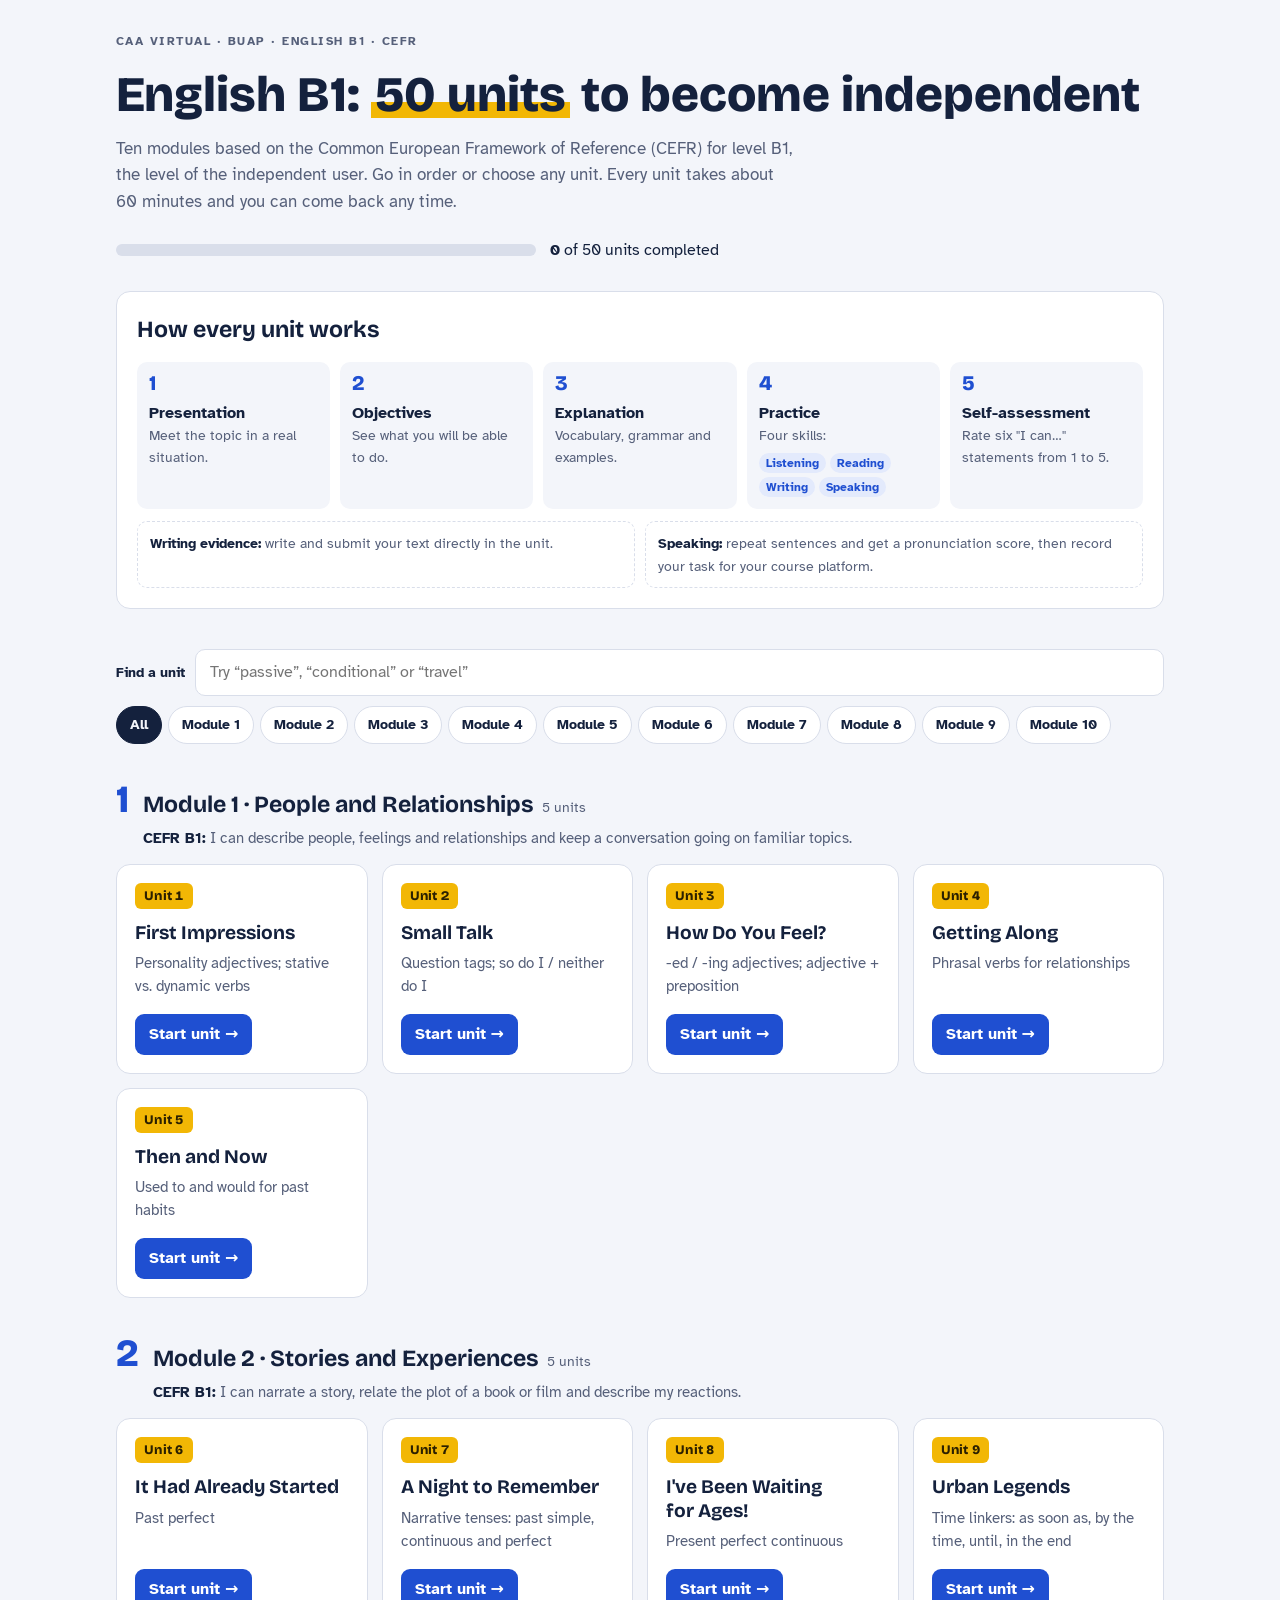
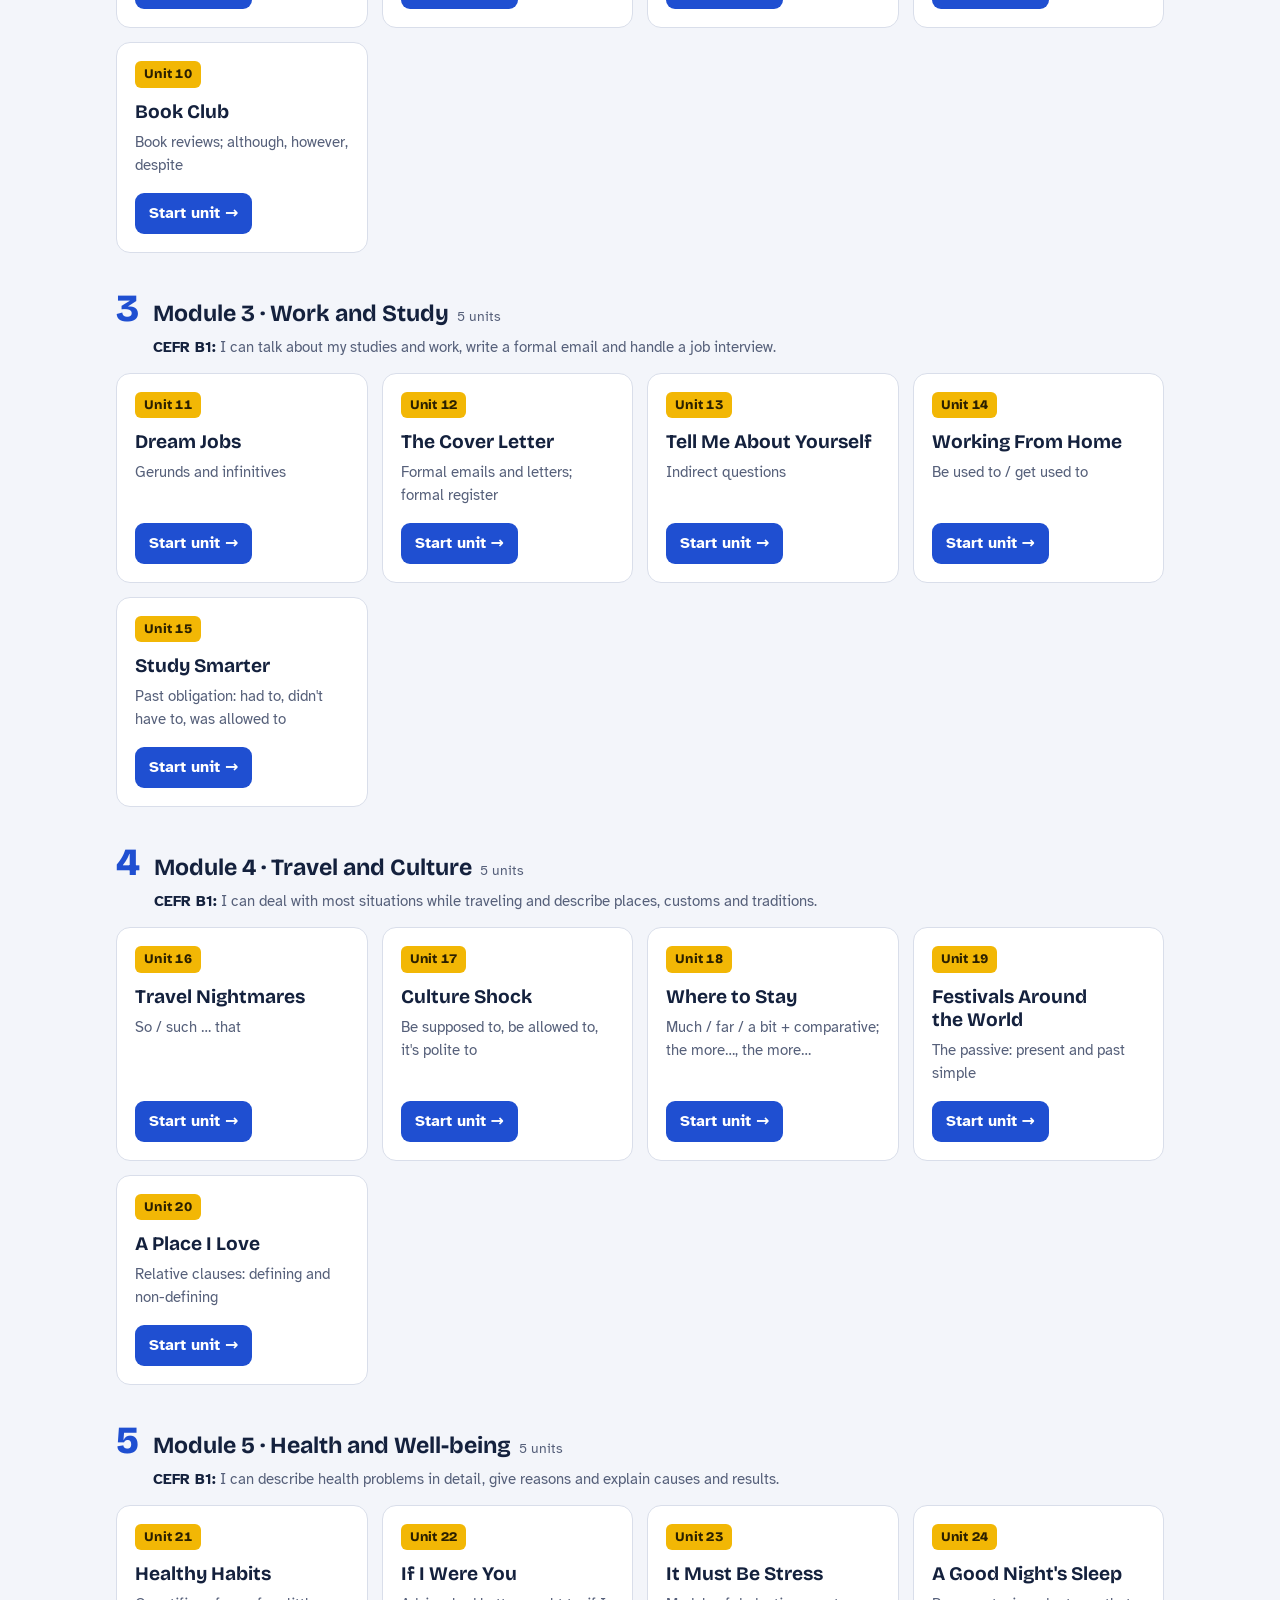
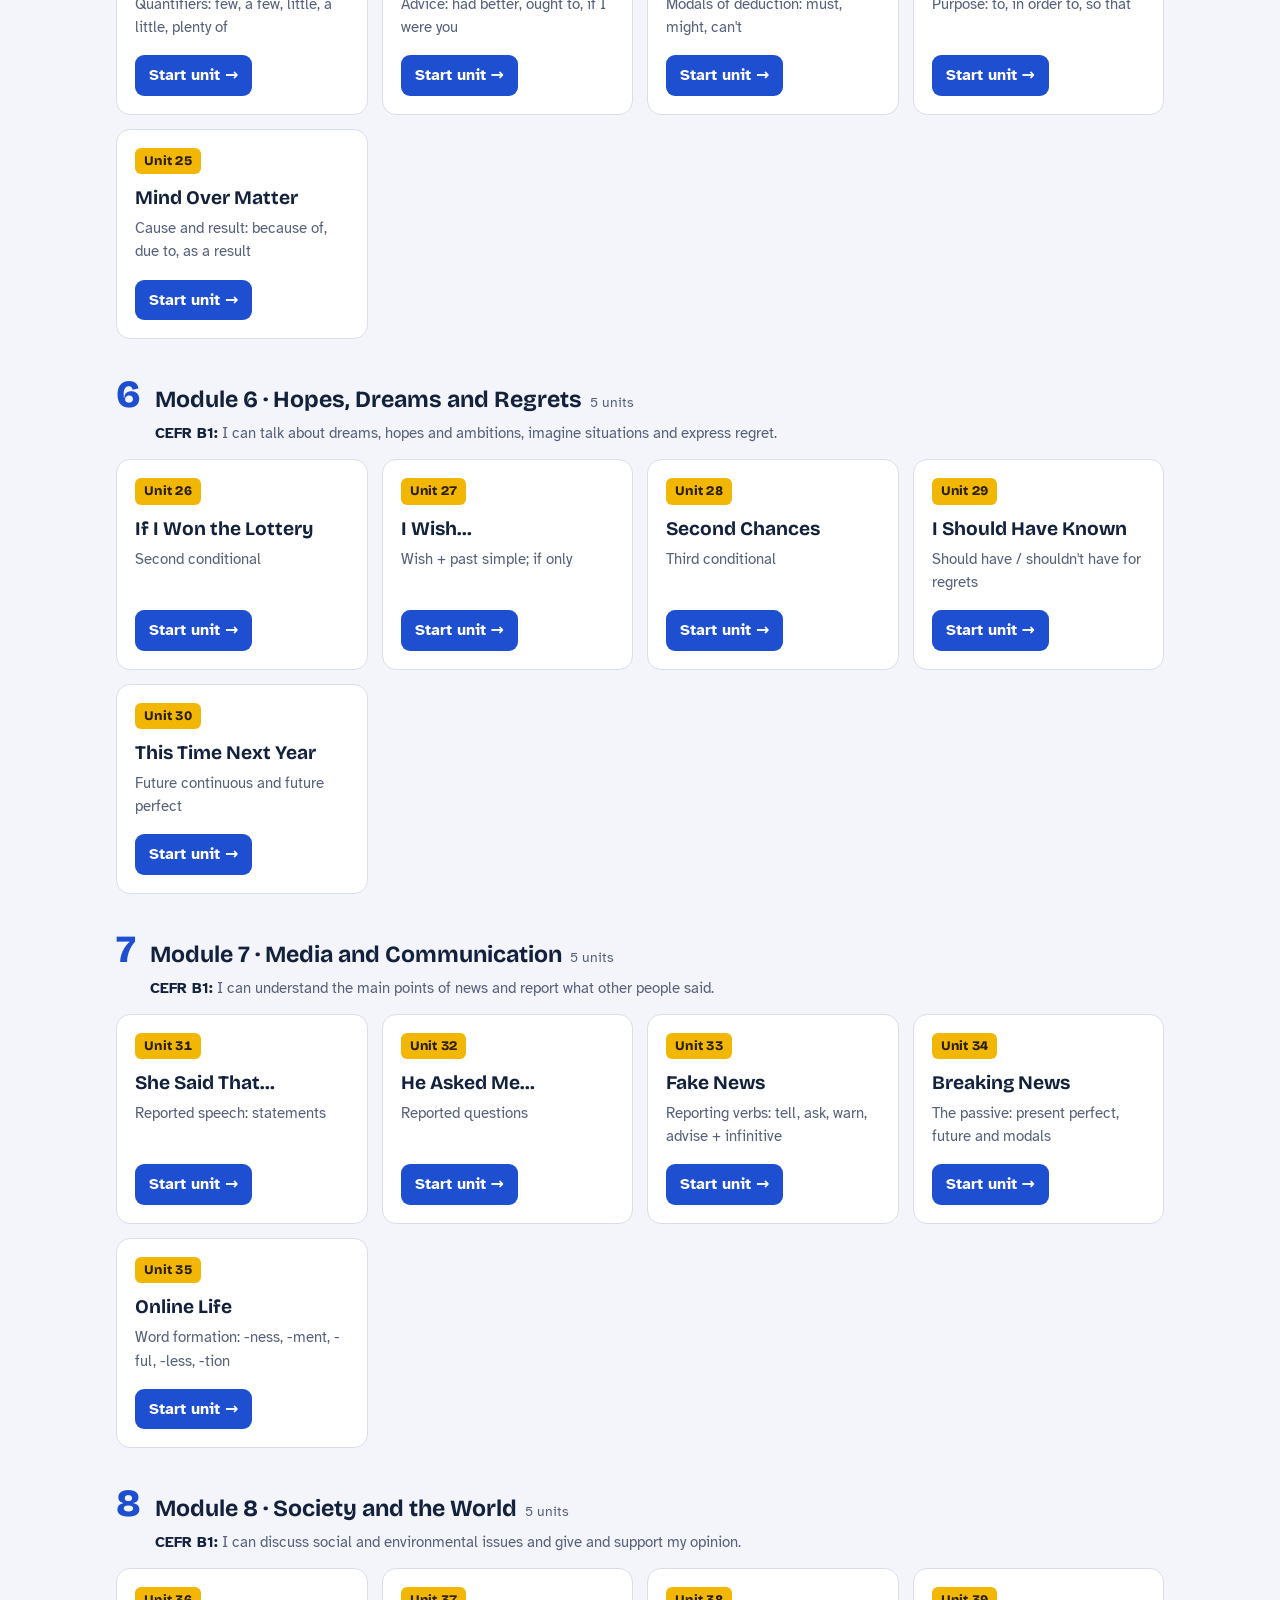
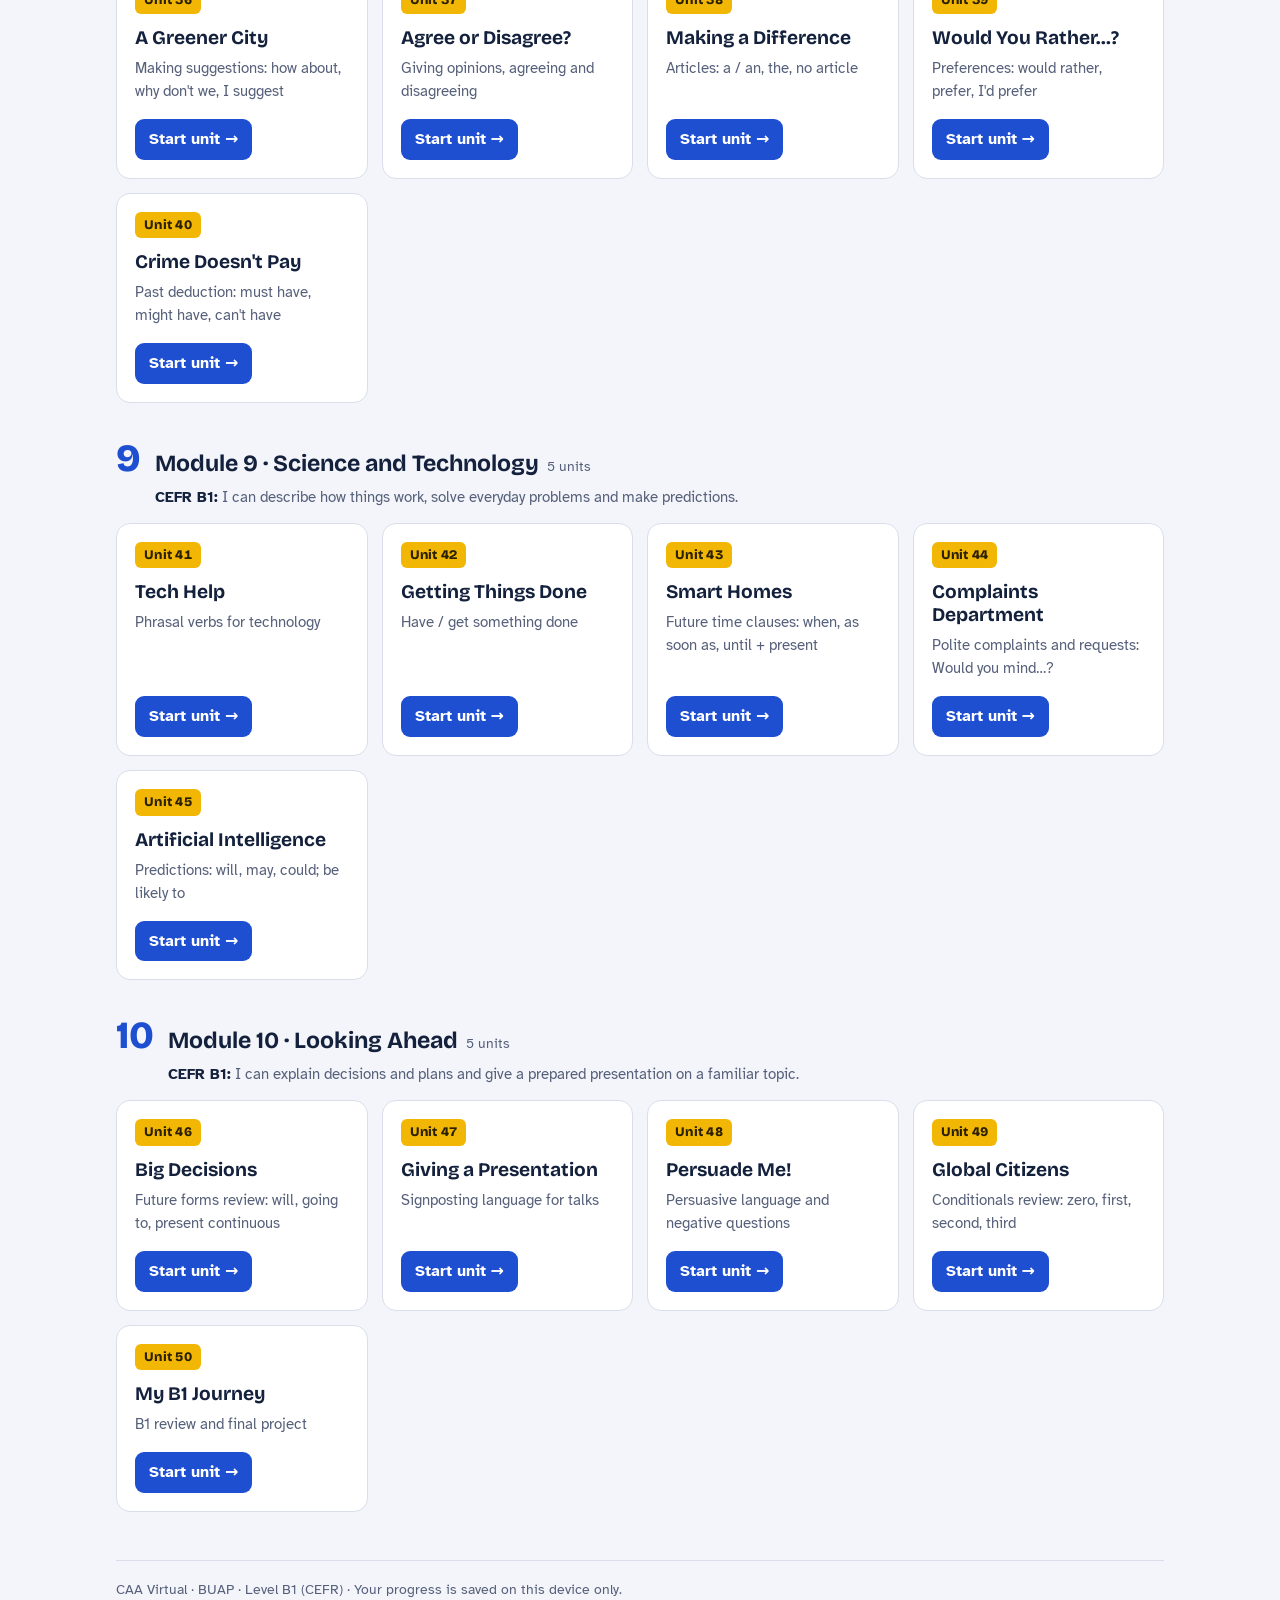
<file: index.html>
<!doctype html>
<html lang="en">
<head>
<meta charset="utf-8">
<meta name="viewport" content="width=device-width, initial-scale=1, viewport-fit=cover">
<title>CAA English B1</title>
<link rel="preconnect" href="https://fonts.googleapis.com">
<link rel="stylesheet" href="https://fonts.googleapis.com/css2?family=Bricolage+Grotesque:opsz,wght@12..96,500;12..96,700;12..96,800&family=Atkinson+Hyperlegible:ital,wght@0,400;0,700;1,400&display=swap">
<style>
/* Layout: a study-planner page. Header with progress and the 5-step route, then 10 modules (5 units each) built on the CEFR B1 descriptors. */
:root{
  --bg:#f3f5fa; --surface:#ffffff; --ink:#14213d; --muted:#56607a; --line:#d9deea;
  --accent:#1f4fd1; --accent-soft:#e3eafc; --gold:#f2b705; --gold-ink:#5c4300;
  --new:#0f7a5a; --new-soft:#dcf3ea; --soon:#8a5a00; --soon-soft:#fbefd2;
  --display:"Bricolage Grotesque", "Segoe UI", system-ui, sans-serif;
  --body:"Atkinson Hyperlegible", "Segoe UI", system-ui, sans-serif;
}
@media (prefers-color-scheme: dark){:root:not([data-theme="light"]){
  --bg:#0e1424; --surface:#161e33; --ink:#e8ecf6; --muted:#9aa5c0; --line:#2a3552;
  --accent:#8eabff; --accent-soft:#1f2c52; --gold:#f2c23a; --gold-ink:#f2c23a;
  --new:#5fd3a9; --new-soft:#123a2e; --soon:#f0c062; --soon-soft:#3a2d10; color-scheme:dark}}
:root[data-theme="dark"]{
  --bg:#0e1424; --surface:#161e33; --ink:#e8ecf6; --muted:#9aa5c0; --line:#2a3552;
  --accent:#8eabff; --accent-soft:#1f2c52; --gold:#f2c23a; --gold-ink:#f2c23a;
  --new:#5fd3a9; --new-soft:#123a2e; --soon:#f0c062; --soon-soft:#3a2d10; color-scheme:dark}
*{box-sizing:border-box}
[hidden]{display:none!important}
html,body{margin:0}
body{background:var(--bg);color:var(--ink);font-family:var(--body);font-size:16px;line-height:1.55}
.wrap{max-width:1080px;margin:0 auto;padding-block:32px 56px;padding-left:max(16px,env(safe-area-inset-left,0px));padding-right:max(16px,env(safe-area-inset-right,0px))}
.eyebrow{font-size:.78rem;letter-spacing:.12em;text-transform:uppercase;color:var(--muted);font-weight:700}
h1{font-family:var(--display);font-weight:800;font-size:clamp(2rem,5vw,3.1rem);line-height:1.05;margin:.35em 0 .3em;text-wrap:balance}
h1 span{background:linear-gradient(transparent 62%,var(--gold) 62%,var(--gold) 90%,transparent 90%);padding:0 .08em}
.lead{max-width:62ch;color:var(--muted);font-size:1.08rem;margin:0}
h2{font-family:var(--display);font-weight:700;font-size:1.45rem;margin:0;text-wrap:balance}
/* Progress */
.progress{margin-top:22px;display:flex;align-items:center;gap:14px;flex-wrap:wrap}
.bar{flex:1 1 240px;max-width:420px;height:12px;border-radius:99px;background:var(--line);overflow:hidden}
.bar i{display:block;height:100%;width:0;background:var(--new);border-radius:99px;transition:width .4s ease}
.progress b{font-variant-numeric:tabular-nums}
/* Route */
.route{margin-top:28px;background:var(--surface);border:1px solid var(--line);border-radius:14px;padding:20px}
.route ol{list-style:none;margin:14px 0 0;padding:0;display:grid;grid-template-columns:repeat(5,minmax(0,1fr));gap:10px;counter-reset:s}
.route li{counter-increment:s;position:relative;padding:12px;border-radius:10px;background:var(--bg);min-width:0}
.route li::before{content:counter(s);font-family:var(--display);font-weight:800;font-size:1.3rem;color:var(--accent);display:block;line-height:1}
.route b{display:block;margin-top:6px}
.route small{color:var(--muted);font-size:.86rem;display:block}
.skills{display:flex;flex-wrap:wrap;gap:4px;margin-top:6px}
.skills i{font-style:normal;font-size:.74rem;padding:1px 7px;border-radius:99px;background:var(--accent-soft);color:var(--accent);font-weight:700}
.evidence{display:grid;grid-template-columns:1fr 1fr;gap:10px;margin-top:12px}
.evidence div{border:1px dashed var(--line);border-radius:10px;padding:10px 12px;font-size:.9rem;color:var(--muted)}
.evidence strong{color:var(--ink)}
/* Controls */
.controls{display:flex;flex-wrap:wrap;gap:10px;align-items:center;margin:40px 0 18px}
.controls label{font-weight:700;font-size:.9rem}
#q{flex:1 1 220px;min-width:0;font:inherit;padding:10px 14px;border-radius:10px;border:1px solid var(--line);background:var(--surface);color:var(--ink)}
.chips{display:flex;flex-wrap:wrap;gap:6px}
.chip{font:inherit;font-size:.88rem;font-weight:700;padding:7px 13px;border-radius:99px;border:1px solid var(--line);background:var(--surface);color:var(--ink);cursor:pointer}
.chip[aria-pressed="true"]{background:var(--ink);color:var(--bg);border-color:var(--ink)}
:focus-visible{outline:3px solid var(--gold);outline-offset:2px}
/* Modules & cards */
.group{margin-top:36px}
.group-head{display:grid;grid-template-columns:auto 1fr;gap:4px 14px;align-items:baseline;margin-bottom:14px}
.mod-num{grid-row:span 2;font-family:var(--display);font-weight:800;font-size:2.4rem;line-height:1;color:var(--accent)}
.group-head .count{color:var(--muted);font-size:.9rem;margin-left:8px;font-weight:400;font-family:var(--body)}
.cando{margin:0;color:var(--muted);font-size:.93rem;max-width:75ch}
.cando em{font-style:normal;font-weight:700;color:var(--ink)}
.grid{display:grid;grid-template-columns:repeat(auto-fill,minmax(250px,1fr));gap:14px}
.card{background:var(--surface);border:1px solid var(--line);border-radius:14px;padding:18px;display:flex;flex-direction:column;gap:8px;min-width:0}
.card .top{display:flex;justify-content:space-between;align-items:center;gap:8px}
.lvl{font-family:var(--display);font-weight:800;font-size:.82rem;padding:3px 9px;border-radius:6px;background:var(--gold);color:#2b2000;letter-spacing:.02em;font-variant-numeric:tabular-nums}
.status{font-size:.74rem;font-weight:700;text-transform:uppercase;letter-spacing:.08em;padding:2px 8px;border-radius:99px}
.st-progress{background:var(--new-soft);color:var(--new)}
.card h3{font-family:var(--display);font-weight:700;font-size:1.2rem;line-height:1.2;margin:4px 0 0;text-wrap:balance}
.focus{color:var(--muted);font-size:.93rem;margin:0}
.card .go{margin-top:auto;padding-top:8px}
.card a.btn{display:inline-block;font-weight:700;text-decoration:none;color:var(--surface);background:var(--accent);padding:8px 14px;border-radius:9px}
.card a.btn:hover{filter:brightness(1.08)}
.empty{color:var(--muted);padding:20px;border:1px dashed var(--line);border-radius:12px;text-align:center}
footer{margin-top:48px;padding-top:18px;border-top:1px solid var(--line);color:var(--muted);font-size:.88rem}
@media (max-width:760px){.route ol{grid-template-columns:repeat(2,minmax(0,1fr))}.route li:last-child{grid-column:1/-1}.evidence{grid-template-columns:1fr}.mod-num{font-size:1.9rem}}
@media (prefers-reduced-motion:no-preference){.card{transition:transform .15s ease,border-color .15s}.card:hover{transform:translateY(-2px);border-color:var(--accent)}}
</style>
</head>
<body>

<div class="wrap">
  <header>
    <div class="eyebrow">CAA Virtual · BUAP · English B1 · CEFR</div>
    <h1>English B1: <span>50 units</span> to become independent</h1>
    <p class="lead">Ten modules based on the Common European Framework of Reference (CEFR) for level B1, the level of the independent user. Go in order or choose any unit. Every unit takes about 60 minutes and you can come back any time.</p>
    <div class="progress" aria-live="polite">
      <div class="bar" role="progressbar" aria-label="Units completed" aria-valuemin="0" aria-valuemax="50" id="bar"><i></i></div>
      <span><b id="done-count">0</b> of 50 units completed</span>
    </div>
  </header>

  <section class="route" aria-labelledby="route-h">
    <h2 id="route-h">How every unit works</h2>
    <ol>
      <li><b>Presentation</b><small>Meet the topic in a real situation.</small></li>
      <li><b>Objectives</b><small>See what you will be able to do.</small></li>
      <li><b>Explanation</b><small>Vocabulary, grammar and examples.</small></li>
      <li><b>Practice</b><small>Four skills:</small><span class="skills"><i>Listening</i><i>Reading</i><i>Writing</i><i>Speaking</i></span></li>
      <li><b>Self-assessment</b><small>Rate six "I can…" statements from 1 to 5.</small></li>
    </ol>
    <div class="evidence">
      <div><strong>Writing evidence:</strong> write and submit your text directly in the unit.</div>
      <div><strong>Speaking:</strong> repeat sentences and get a pronunciation score, then record your task for your course platform.</div>
    </div>
  </section>

  <div class="controls">
    <label for="q">Find a unit</label>
    <input id="q" type="search" placeholder="Try “passive”, “conditional” or “travel”" autocomplete="off">
    <div class="chips" role="group" aria-label="Filter by module" id="mods"></div>
  </div>

  <main id="list"></main>

  <footer>CAA Virtual · BUAP · Level B1 (CEFR) · Your progress is saved on this device only.</footer>
</div>

<script>
/* ===== Units on the home page =====
   To add a unit: copy the _template folder, rename it (e.g. "my-new-unit"),
   edit its data.js (slug, number), then add one line here with url: "my-new-unit/" and its module (mod). */
const UNITS = [
  {n:1, mod:1, title:"First Impressions", focus:"Personality adjectives; stative vs. dynamic verbs", url:"first-impressions/"},
  {n:2, mod:1, title:"Small Talk", focus:"Question tags; so do I / neither do I", url:"small-talk/"},
  {n:3, mod:1, title:"How Do You Feel?", focus:"-ed / -ing adjectives; adjective + preposition", url:"how-do-you-feel/"},
  {n:4, mod:1, title:"Getting Along", focus:"Phrasal verbs for relationships", url:"getting-along/"},
  {n:5, mod:1, title:"Then and Now", focus:"Used to and would for past habits", url:"then-and-now/"},
  {n:6, mod:2, title:"It Had Already Started", focus:"Past perfect", url:"it-had-already-started/"},
  {n:7, mod:2, title:"A Night to Remember", focus:"Narrative tenses: past simple, continuous and perfect", url:"a-night-to-remember/"},
  {n:8, mod:2, title:"I've Been Waiting for Ages!", focus:"Present perfect continuous", url:"ive-been-waiting/"},
  {n:9, mod:2, title:"Urban Legends", focus:"Time linkers: as soon as, by the time, until, in the end", url:"urban-legends/"},
  {n:10, mod:2, title:"Book Club", focus:"Book reviews; although, however, despite", url:"book-club/"},
  {n:11, mod:3, title:"Dream Jobs", focus:"Gerunds and infinitives", url:"dream-jobs/"},
  {n:12, mod:3, title:"The Cover Letter", focus:"Formal emails and letters; formal register", url:"the-cover-letter/"},
  {n:13, mod:3, title:"Tell Me About Yourself", focus:"Indirect questions", url:"tell-me-about-yourself/"},
  {n:14, mod:3, title:"Working From Home", focus:"Be used to / get used to", url:"working-from-home/"},
  {n:15, mod:3, title:"Study Smarter", focus:"Past obligation: had to, didn't have to, was allowed to", url:"study-smarter/"},
  {n:16, mod:4, title:"Travel Nightmares", focus:"So / such … that", url:"travel-nightmares/"},
  {n:17, mod:4, title:"Culture Shock", focus:"Be supposed to, be allowed to, it's polite to", url:"culture-shock/"},
  {n:18, mod:4, title:"Where to Stay", focus:"Much / far / a bit + comparative; the more…, the more…", url:"where-to-stay/"},
  {n:19, mod:4, title:"Festivals Around the World", focus:"The passive: present and past simple", url:"festivals-around-the-world/"},
  {n:20, mod:4, title:"A Place I Love", focus:"Relative clauses: defining and non-defining", url:"a-place-i-love/"},
  {n:21, mod:5, title:"Healthy Habits", focus:"Quantifiers: few, a few, little, a little, plenty of", url:"healthy-habits/"},
  {n:22, mod:5, title:"If I Were You", focus:"Advice: had better, ought to, if I were you", url:"if-i-were-you/"},
  {n:23, mod:5, title:"It Must Be Stress", focus:"Modals of deduction: must, might, can't", url:"it-must-be-stress/"},
  {n:24, mod:5, title:"A Good Night's Sleep", focus:"Purpose: to, in order to, so that", url:"a-good-nights-sleep/"},
  {n:25, mod:5, title:"Mind Over Matter", focus:"Cause and result: because of, due to, as a result", url:"mind-over-matter/"},
  {n:26, mod:6, title:"If I Won the Lottery", focus:"Second conditional", url:"if-i-won-the-lottery/"},
  {n:27, mod:6, title:"I Wish…", focus:"Wish + past simple; if only", url:"i-wish/"},
  {n:28, mod:6, title:"Second Chances", focus:"Third conditional", url:"second-chances/"},
  {n:29, mod:6, title:"I Should Have Known", focus:"Should have / shouldn't have for regrets", url:"i-should-have-known/"},
  {n:30, mod:6, title:"This Time Next Year", focus:"Future continuous and future perfect", url:"this-time-next-year/"},
  {n:31, mod:7, title:"She Said That…", focus:"Reported speech: statements", url:"she-said-that/"},
  {n:32, mod:7, title:"He Asked Me…", focus:"Reported questions", url:"he-asked-me/"},
  {n:33, mod:7, title:"Fake News", focus:"Reporting verbs: tell, ask, warn, advise + infinitive", url:"fake-news/"},
  {n:34, mod:7, title:"Breaking News", focus:"The passive: present perfect, future and modals", url:"breaking-news/"},
  {n:35, mod:7, title:"Online Life", focus:"Word formation: -ness, -ment, -ful, -less, -tion", url:"online-life/"},
  {n:36, mod:8, title:"A Greener City", focus:"Making suggestions: how about, why don't we, I suggest", url:"a-greener-city/"},
  {n:37, mod:8, title:"Agree or Disagree?", focus:"Giving opinions, agreeing and disagreeing", url:"agree-or-disagree/"},
  {n:38, mod:8, title:"Making a Difference", focus:"Articles: a / an, the, no article", url:"making-a-difference/"},
  {n:39, mod:8, title:"Would You Rather…?", focus:"Preferences: would rather, prefer, I'd prefer", url:"would-you-rather/"},
  {n:40, mod:8, title:"Crime Doesn't Pay", focus:"Past deduction: must have, might have, can't have", url:"crime-doesnt-pay/"},
  {n:41, mod:9, title:"Tech Help", focus:"Phrasal verbs for technology", url:"tech-help/"},
  {n:42, mod:9, title:"Getting Things Done", focus:"Have / get something done", url:"getting-things-done/"},
  {n:43, mod:9, title:"Smart Homes", focus:"Future time clauses: when, as soon as, until + present", url:"smart-homes/"},
  {n:44, mod:9, title:"Complaints Department", focus:"Polite complaints and requests: Would you mind…?", url:"complaints-department/"},
  {n:45, mod:9, title:"Artificial Intelligence", focus:"Predictions: will, may, could; be likely to", url:"artificial-intelligence/"},
  {n:46, mod:10, title:"Big Decisions", focus:"Future forms review: will, going to, present continuous", url:"big-decisions/"},
  {n:47, mod:10, title:"Giving a Presentation", focus:"Signposting language for talks", url:"giving-a-presentation/"},
  {n:48, mod:10, title:"Persuade Me!", focus:"Persuasive language and negative questions", url:"persuade-me/"},
  {n:49, mod:10, title:"Global Citizens", focus:"Conditionals review: zero, first, second, third", url:"global-citizens/"},
  {n:50, mod:10, title:"My B1 Journey", focus:"B1 review and final project", url:"my-b1-journey/"}
];

/* Modules with a CEFR B1 can-do statement each. */
const MODULES = [
  {mod:1, name:"People and Relationships", cando:"I can describe people, feelings and relationships and keep a conversation going on familiar topics."},
  {mod:2, name:"Stories and Experiences", cando:"I can narrate a story, relate the plot of a book or film and describe my reactions."},
  {mod:3, name:"Work and Study", cando:"I can talk about my studies and work, write a formal email and handle a job interview."},
  {mod:4, name:"Travel and Culture", cando:"I can deal with most situations while traveling and describe places, customs and traditions."},
  {mod:5, name:"Health and Well-being", cando:"I can describe health problems in detail, give reasons and explain causes and results."},
  {mod:6, name:"Hopes, Dreams and Regrets", cando:"I can talk about dreams, hopes and ambitions, imagine situations and express regret."},
  {mod:7, name:"Media and Communication", cando:"I can understand the main points of news and report what other people said."},
  {mod:8, name:"Society and the World", cando:"I can discuss social and environmental issues and give and support my opinion."},
  {mod:9, name:"Science and Technology", cando:"I can describe how things work, solve everyday problems and make predictions."},
  {mod:10, name:"Looking Ahead", cando:"I can explain decisions and plans and give a prepared presentation on a familiar topic."}
];
let mod = 0; /* 0 = all */

const chipsEl = document.getElementById("mods");
[{mod:0}].concat(MODULES).forEach(m=>{
  const b=document.createElement("button");
  b.className="chip"; b.type="button"; b.id="mod-"+m.mod;
  b.textContent = m.mod ? "Module " + m.mod : "All";
  if (m.mod) b.title = m.name;
  b.setAttribute("aria-pressed", m.mod===mod ? "true":"false");
  b.addEventListener("click",()=>{mod=m.mod;[...chipsEl.children].forEach(c=>c.setAttribute("aria-pressed",c===b?"true":"false"));render();});
  chipsEl.appendChild(b);
});
document.getElementById("q").addEventListener("input",render);

function esc(s){return s.replace(/[&<>"]/g,c=>({"&":"&amp;","<":"&lt;",">":"&gt;",'"':"&quot;"}[c]));}
function done(u){ try { const s=JSON.parse(localStorage.getItem("b1:"+u.url.replace(/\/$/,""))||"{}"); return s.self && Object.keys(s.self).length>=6; } catch(e){ return false; } }

function progress(){
  const n = UNITS.filter(done).length;
  document.getElementById("done-count").textContent = n;
  const bar = document.getElementById("bar");
  bar.setAttribute("aria-valuenow", n);
  bar.firstElementChild.style.width = (n / UNITS.length * 100) + "%";
}

function render(){
  const q=document.getElementById("q").value.trim().toLowerCase();
  const list=document.getElementById("list"); list.innerHTML="";
  let shown=0;
  MODULES.forEach(g=>{
    const items=UNITS.filter(u=>u.mod===g.mod
      && (!mod || u.mod===mod)
      && (!q || (u.title+" "+u.focus+" "+g.name).toLowerCase().includes(q)));
    if(!items.length) return;
    shown+=items.length;
    const sec=document.createElement("section"); sec.className="group"; sec.id="module-"+g.mod;
    sec.innerHTML=`<div class="group-head"><span class="mod-num" aria-hidden="true">${g.mod}</span>
      <h2>Module ${g.mod} · ${esc(g.name)}<span class="count">${items.length} unit${items.length>1?"s":""}</span></h2>
      <p class="cando"><em>CEFR B1:</em> ${esc(g.cando)}</p></div>`;
    const grid=document.createElement("div"); grid.className="grid";
    items.forEach(u=>{
      const badge = done(u) ? `<span class="status st-progress">Completed</span>` : "";
      grid.insertAdjacentHTML("beforeend",
        `<article class="card"><div class="top"><span class="lvl">Unit ${u.n}</span>${badge}</div>
         <h3>${esc(u.title)}</h3><p class="focus">${esc(u.focus)}</p><div class="go"><a class="btn" href="${esc(u.url)}">Start unit →</a></div></article>`);
    });
    sec.appendChild(grid); list.appendChild(sec);
  });
  if(!shown) list.innerHTML=`<p class="empty">No units match. Try another word or choose “All”.</p>`;
}
progress();
render();
</script>
</body>
</html>
</file>
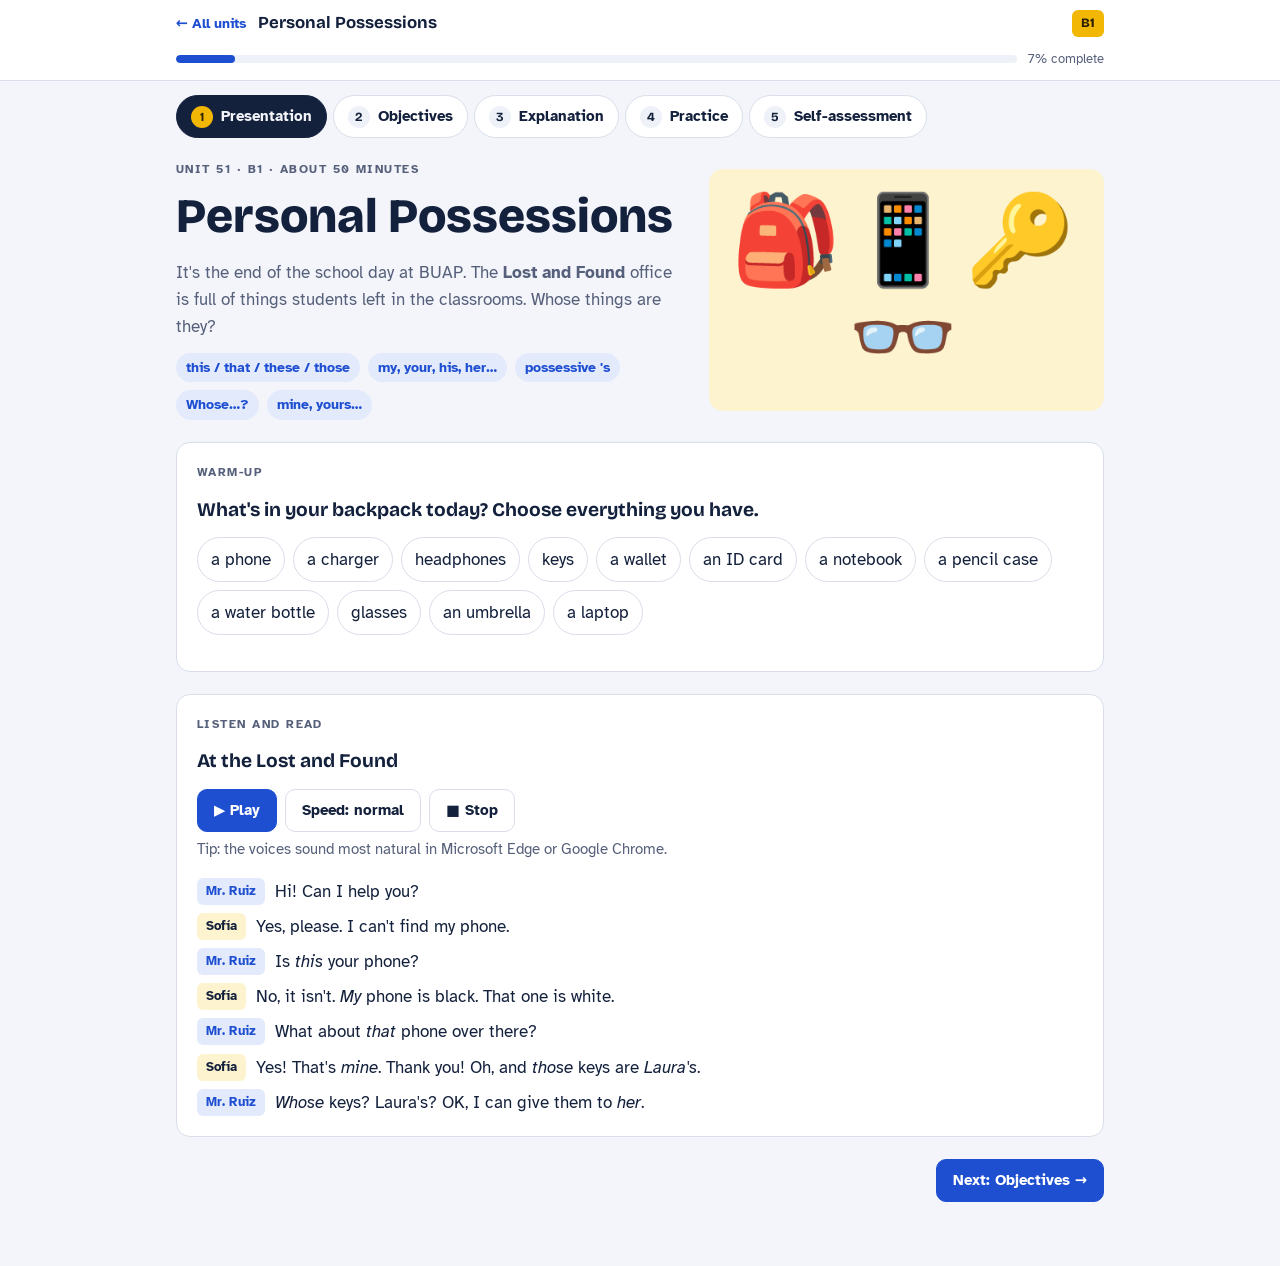
<file: _template/index.html>
<!doctype html>
<html lang="en">
<head>
<meta charset="utf-8">
<meta name="viewport" content="width=device-width, initial-scale=1, viewport-fit=cover">
<title>CAA English B1</title>
<link rel="preconnect" href="https://fonts.googleapis.com">
<link rel="stylesheet" href="https://fonts.googleapis.com/css2?family=Bricolage+Grotesque:opsz,wght@12..96,500;12..96,700;12..96,800&family=Atkinson+Hyperlegible:ital,wght@0,400;0,700;1,400&display=swap">
<link rel="stylesheet" href="../assets/unit.css">
</head>
<body>
<noscript><p style="padding:16px">This unit needs JavaScript. Please turn it on in your browser.</p></noscript>
<!-- Every unit uses this same page. The content is in data.js, in this folder. -->
<script src="../assets/config.js"></script>
<script src="data.js"></script>
<script src="../assets/unit.js"></script>
</body>
</html>
</file>
<file: assets/unit.css>
/* CAA English B1 — shared unit styles
   Layout: sticky header with progress, five step tabs, one panel per step.
   Colors are tokens; every unit uses the same palette as the home page. */
:root{
  --bg:#f3f5fa; --surface:#ffffff; --sunk:#eef1f8; --ink:#14213d; --muted:#56607a; --line:#d9deea;
  --accent:#1f4fd1; --accent-ink:#ffffff; --accent-soft:#e3eafc; --gold:#f2b705; --gold-soft:#fdf3cf;
  --good:#0f7a5a; --good-soft:#dcf3ea; --bad:#b42318; --bad-soft:#fde4e1;
  --display:"Bricolage Grotesque","Segoe UI",system-ui,sans-serif;
  --body:"Atkinson Hyperlegible","Segoe UI",system-ui,sans-serif;
  --radius:14px;
}
@media (prefers-color-scheme: dark){:root:not([data-theme="light"]){
  --bg:#0e1424; --surface:#161e33; --sunk:#111a2d; --ink:#e8ecf6; --muted:#9aa5c0; --line:#2a3552;
  --accent:#8eabff; --accent-ink:#0e1424; --accent-soft:#1f2c52; --gold:#f2c23a; --gold-soft:#3a2f0e;
  --good:#5fd3a9; --good-soft:#123a2e; --bad:#ff8a7a; --bad-soft:#41191a; color-scheme:dark}}
:root[data-theme="dark"]{
  --bg:#0e1424; --surface:#161e33; --sunk:#111a2d; --ink:#e8ecf6; --muted:#9aa5c0; --line:#2a3552;
  --accent:#8eabff; --accent-ink:#0e1424; --accent-soft:#1f2c52; --gold:#f2c23a; --gold-soft:#3a2f0e;
  --good:#5fd3a9; --good-soft:#123a2e; --bad:#ff8a7a; --bad-soft:#41191a; color-scheme:dark}

*{box-sizing:border-box}
[hidden]{display:none!important}
html,body{margin:0}
body{background:var(--bg);color:var(--ink);font-family:var(--body);font-size:17px;line-height:1.6}
.wrap{max-width:960px;margin:0 auto;padding-left:max(16px,env(safe-area-inset-left,0px));padding-right:max(16px,env(safe-area-inset-right,0px))}
h1,h2,h3{font-family:var(--display);line-height:1.15;text-wrap:balance;margin:0}
h2{font-size:1.6rem;font-weight:800}
h3{font-size:1.2rem;font-weight:700}
p{margin:0}
:focus-visible{outline:3px solid var(--gold);outline-offset:2px}
button{font:inherit;color:inherit}
.muted{color:var(--muted)}
.stack{display:flex;flex-direction:column;gap:16px}
.row{display:flex;flex-wrap:wrap;gap:10px;align-items:center}

/* Header */
body::before{content:"";position:fixed;inset:0 0 auto;height:env(safe-area-inset-top,0px);background:var(--surface);z-index:20}
.topbar{position:sticky;top:env(safe-area-inset-top,0px);z-index:10;background:var(--surface);border-bottom:1px solid var(--line)}
.topbar .wrap{padding-block:10px;display:flex;align-items:center;gap:12px;flex-wrap:wrap}
.back{font-weight:700;text-decoration:none;color:var(--accent);font-size:.9rem;white-space:nowrap}
.unit-name{font-family:var(--display);font-weight:700;font-size:1.05rem;flex:1 1 200px;min-width:0}
.lvl{font-family:var(--display);font-weight:800;font-size:.8rem;padding:3px 9px;border-radius:6px;background:var(--gold);color:#2b2000;white-space:nowrap}
.progress{flex:1 1 100%;display:flex;align-items:center;gap:10px;font-size:.82rem;color:var(--muted);font-variant-numeric:tabular-nums}
.bar{flex:1;height:8px;border-radius:99px;background:var(--sunk);overflow:hidden}
.bar span{display:block;height:100%;width:0;background:var(--accent);border-radius:99px;transition:width .3s}

/* Step tabs */
.steps{display:flex;gap:6px;overflow-x:auto;padding-block:14px 4px;scrollbar-width:thin}
.step-btn{flex:0 0 auto;display:flex;align-items:center;gap:8px;padding:9px 14px;border-radius:99px;border:1px solid var(--line);background:var(--surface);cursor:pointer;font-weight:700;font-size:.92rem}
.step-btn .n{display:inline-grid;place-items:center;width:22px;height:22px;border-radius:50%;background:var(--sunk);font-size:.78rem;font-family:var(--display)}
.step-btn[aria-selected="true"]{background:var(--ink);color:var(--bg);border-color:var(--ink)}
.step-btn[aria-selected="true"] .n{background:var(--gold);color:#2b2000}
.step-btn.done .n{background:var(--good);color:var(--surface)}
main{padding-block:18px 64px}
.panel{display:flex;flex-direction:column;gap:22px}
.card{background:var(--surface);border:1px solid var(--line);border-radius:var(--radius);padding:20px;min-width:0}
.card.sunk{background:var(--sunk);border-color:transparent}
.eyebrow{font-size:.76rem;letter-spacing:.12em;text-transform:uppercase;color:var(--muted);font-weight:700}

/* Presentation */
.hero{display:grid;grid-template-columns:minmax(0,1.3fr) minmax(0,1fr);gap:20px;align-items:center}
.hero h1{font-size:clamp(2rem,6vw,3rem);font-weight:800;margin:.2em 0 .3em}
.hero .scene{font-size:clamp(3rem,10vw,5.5rem);line-height:1.1;text-align:center;background:var(--gold-soft);border-radius:var(--radius);padding:24px 12px;letter-spacing:.08em;word-break:break-word}
.facts{display:flex;flex-wrap:wrap;gap:8px;margin-top:12px}
.facts span{font-size:.85rem;padding:4px 10px;border-radius:99px;background:var(--accent-soft);color:var(--accent);font-weight:700}
.dialogue{display:flex;flex-direction:column;gap:8px}
.line{display:grid;grid-template-columns:auto minmax(0,1fr);gap:10px;align-items:start}
.who{font-weight:700;font-size:.82rem;padding:3px 9px;border-radius:6px;background:var(--accent-soft);color:var(--accent);white-space:nowrap}
.line:nth-child(even) .who{background:var(--gold-soft);color:var(--ink)}
.pick{display:flex;flex-wrap:wrap;gap:8px}
.pick button{padding:8px 13px;border-radius:99px;border:1px solid var(--line);background:var(--surface);cursor:pointer}
.pick button[aria-pressed="true"]{background:var(--accent);color:var(--accent-ink);border-color:var(--accent)}

/* Objectives */
.objectives{list-style:none;margin:0;padding:0;display:grid;gap:10px}
.objectives li{display:grid;grid-template-columns:auto minmax(0,1fr);gap:12px;align-items:start;padding:14px 16px;background:var(--surface);border:1px solid var(--line);border-radius:12px}
.objectives li b{font-family:var(--display);font-size:1.3rem;color:var(--accent);line-height:1.2}

/* Explanation */
.vocab{display:grid;grid-template-columns:repeat(auto-fill,minmax(130px,1fr));gap:10px}
.vocab button{display:flex;flex-direction:column;align-items:center;gap:4px;padding:12px 8px;border-radius:12px;border:1px solid var(--line);background:var(--surface);cursor:pointer}
.vocab .ico{font-size:2rem;line-height:1.1}
.vocab .w{font-weight:700;font-size:.95rem;text-align:center}
.vocab .say{font-size:.72rem;color:var(--muted)}
.table-wrap{overflow-x:auto}
table{border-collapse:collapse;width:100%;font-size:.95rem}
th,td{text-align:left;padding:9px 12px;border-bottom:1px solid var(--line);vertical-align:top}
th{font-size:.78rem;letter-spacing:.06em;text-transform:uppercase;color:var(--muted)}
td em{font-style:normal;color:var(--accent);font-weight:700}
.note{font-size:.92rem;color:var(--muted)}
.watch{display:grid;gap:8px}
.watch div{display:grid;grid-template-columns:minmax(0,1fr) minmax(0,1fr);gap:8px}
.wrong,.right{padding:8px 12px;border-radius:10px;font-size:.95rem}
.wrong{background:var(--bad-soft)}
.wrong::before{content:"✗ ";color:var(--bad);font-weight:700}
.right{background:var(--good-soft)}
.right::before{content:"✓ ";color:var(--good);font-weight:700}

/* Skill tabs */
.skills{display:grid;grid-template-columns:repeat(4,minmax(0,1fr));gap:8px}
.skill-btn{padding:12px 8px;border-radius:12px;border:1px solid var(--line);background:var(--surface);cursor:pointer;font-weight:700;display:flex;flex-direction:column;align-items:center;gap:2px}
.skill-btn small{font-weight:400;color:var(--muted);font-size:.78rem;font-variant-numeric:tabular-nums}
.skill-btn[aria-selected="true"]{border:2px solid var(--accent);background:var(--accent-soft)}
.source{display:flex;flex-direction:column;gap:12px}
.player{display:flex;flex-wrap:wrap;gap:8px;align-items:center}
.reading-text{display:flex;flex-direction:column;gap:12px}
.post{background:var(--sunk);border-radius:12px;padding:14px 16px}
.post .author{font-weight:700;font-size:.88rem;color:var(--accent);margin-bottom:4px}
details summary{cursor:pointer;font-weight:700;color:var(--accent)}

/* Activities */
.activity{display:flex;flex-direction:column;gap:14px}
.activity-head{display:flex;justify-content:space-between;gap:10px;align-items:baseline;flex-wrap:wrap}
.tag{font-size:.74rem;font-weight:700;text-transform:uppercase;letter-spacing:.08em;color:var(--muted)}
.btn{display:inline-flex;align-items:center;gap:6px;padding:9px 16px;border-radius:10px;border:1px solid var(--line);background:var(--surface);cursor:pointer;font-weight:700;font-size:.92rem;text-decoration:none;color:var(--ink)}
.btn.primary{background:var(--accent);border-color:var(--accent);color:var(--accent-ink)}
.btn:disabled{opacity:.5;cursor:not-allowed}
.feedback{font-weight:700;padding:10px 14px;border-radius:10px}
.feedback.ok{background:var(--good-soft);color:var(--good)}
.feedback.part{background:var(--gold-soft);color:var(--ink)}
.feedback:empty{display:none}
.is-right{border-color:var(--good)!important;background:var(--good-soft)!important}
.is-wrong{border-color:var(--bad)!important;background:var(--bad-soft)!important}

/* match */
.match{display:grid;grid-template-columns:minmax(0,1fr) minmax(0,1fr);gap:10px}
.match .col{display:flex;flex-direction:column;gap:8px}
.match button{text-align:left;padding:10px 12px;border-radius:10px;border:1px solid var(--line);background:var(--surface);cursor:pointer;min-height:44px}
.match button.sel{border:2px solid var(--accent);background:var(--accent-soft)}
.match button.paired{opacity:.9}
.match .pairno{display:inline-grid;place-items:center;min-width:20px;height:20px;border-radius:50%;background:var(--accent);color:var(--accent-ink);font-size:.72rem;margin-right:6px}

/* sort */
.pool{display:flex;flex-wrap:wrap;gap:8px;min-height:48px;padding:10px;border-radius:12px;background:var(--sunk)}
.chipitem{padding:7px 12px;border-radius:99px;border:1px solid var(--line);background:var(--surface);cursor:grab;font-size:.92rem;user-select:none}
.chipitem.sel{border:2px solid var(--accent);background:var(--accent-soft)}
.bins{display:grid;grid-template-columns:repeat(auto-fit,minmax(180px,1fr));gap:10px}
.bin{border:2px dashed var(--line);border-radius:12px;padding:10px;min-height:110px;display:flex;flex-direction:column;gap:8px;cursor:pointer;background:var(--surface)}
.bin.over{border-color:var(--accent);background:var(--accent-soft)}
.bin h4{margin:0;font-family:var(--display);font-size:.98rem}
.bin .items{display:flex;flex-wrap:wrap;gap:6px}

/* gap fill */
.gaps{display:flex;flex-direction:column;gap:10px;margin:0;padding-left:1.4em}
.gaps li{line-height:2.1}
.gap{font:inherit;border:0;border-bottom:2px solid var(--accent);background:transparent;color:var(--ink);padding:0 4px;min-width:5ch;border-radius:0}
.gap.is-right,.gap.is-wrong{border-radius:4px}
.bank{display:flex;flex-wrap:wrap;gap:6px}
.bank span{font-size:.88rem;padding:3px 10px;border-radius:99px;background:var(--gold-soft)}
.hint{font-size:.85rem;color:var(--muted)}

/* tiles */
.tiles-item{display:flex;flex-direction:column;gap:8px;padding:12px;border-radius:12px;background:var(--sunk)}
.answer-line{min-height:46px;display:flex;flex-wrap:wrap;gap:6px;padding:6px;border-bottom:2px solid var(--line)}
.tile-bank{display:flex;flex-wrap:wrap;gap:6px}
.tile{padding:6px 12px;border-radius:8px;border:1px solid var(--line);background:var(--surface);cursor:pointer;font-weight:700}

/* rewrite & tf */
.rw{display:flex;flex-direction:column;gap:6px}
.rw .q{font-weight:700}
.rw input,.field input,.field textarea,textarea.write{font:inherit;width:100%;padding:10px 12px;border-radius:10px;border:1px solid var(--line);background:var(--surface);color:var(--ink)}
.solution{font-size:.88rem;color:var(--good)}
.tf{display:grid;grid-template-columns:minmax(0,1fr) auto;gap:10px;align-items:center;padding:10px 0;border-bottom:1px solid var(--line)}
.tf .opts{display:flex;gap:6px}
.tf .opts button{padding:6px 12px;border-radius:8px;border:1px solid var(--line);background:var(--surface);cursor:pointer;font-weight:700}
.tf .opts button[aria-pressed="true"]{background:var(--ink);color:var(--bg)}

/* writing */
.model{border-left:4px solid var(--gold);padding:10px 14px;background:var(--gold-soft);border-radius:0 10px 10px 0}
textarea.write{min-height:180px;resize:vertical;line-height:1.6}
.counter{font-variant-numeric:tabular-nums;font-size:.88rem;color:var(--muted)}
.checklist{list-style:none;margin:0;padding:0;display:flex;flex-direction:column;gap:6px}
.checklist label{display:flex;gap:10px;align-items:flex-start;cursor:pointer}
.checklist input{width:20px;height:20px;margin-top:3px;accent-color:var(--accent)}
.fields{display:grid;grid-template-columns:minmax(0,2fr) minmax(0,1fr);gap:10px}
.field{display:flex;flex-direction:column;gap:4px;font-size:.88rem;font-weight:700}

/* speaking */
.cards{display:grid;grid-template-columns:repeat(auto-fit,minmax(240px,1fr));gap:12px}
.role{border-radius:12px;padding:16px;background:var(--sunk);display:flex;flex-direction:column;gap:8px}
.role .role-name{font-family:var(--display);font-weight:800;color:var(--accent)}
.role ul{margin:0;padding-left:1.2em}
.recorder{display:flex;flex-wrap:wrap;gap:10px;align-items:center;padding:14px;border-radius:12px;border:1px dashed var(--line)}
.rec-dot{width:12px;height:12px;border-radius:50%;background:var(--bad);animation:pulse 1s infinite}
.timer{font-variant-numeric:tabular-nums;font-weight:700}
audio{max-width:100%}
@keyframes pulse{50%{opacity:.3}}

/* self-assessment */
.can{display:grid;grid-template-columns:minmax(0,1fr) auto;gap:12px;align-items:center;padding:14px 0;border-bottom:1px solid var(--line)}
.scale{display:flex;gap:6px}
.scale button{width:40px;height:40px;border-radius:10px;border:1px solid var(--line);background:var(--surface);cursor:pointer;font-family:var(--display);font-weight:800}
.scale button[aria-pressed="true"]{background:var(--accent);color:var(--accent-ink);border-color:var(--accent)}
.legend{display:flex;justify-content:space-between;font-size:.8rem;color:var(--muted)}
.summary{display:grid;grid-template-columns:auto minmax(0,1fr);gap:20px;align-items:center}
.big{font-family:var(--display);font-weight:800;font-size:3rem;line-height:1;color:var(--accent);font-variant-numeric:tabular-nums}
.next-row{display:flex;justify-content:flex-end;gap:10px;flex-wrap:wrap}

@media (max-width:720px){
  .hero{grid-template-columns:1fr}
  .skills{grid-template-columns:repeat(2,minmax(0,1fr))}
  .match{gap:8px}
  .watch div,.fields{grid-template-columns:1fr}
  .can{grid-template-columns:1fr}
  .tf{grid-template-columns:1fr}
  .summary{grid-template-columns:1fr}
}
@media (prefers-reduced-motion:reduce){*{transition:none!important;animation:none!important}}
@media print{.topbar,.steps,.next-row{display:none}}

/* Listen and repeat (pronunciation check) */
.rp-list{list-style:none;margin:0;padding:0;display:flex;flex-direction:column;gap:12px;counter-reset:rp}
.rp-item{counter-increment:rp;border:1px solid var(--line);border-radius:12px;padding:14px;display:flex;flex-direction:column;gap:10px;background:var(--surface)}
.rp-item.rp-live{border-color:var(--accent);box-shadow:0 0 0 3px var(--accent-soft)}
.rp-text{font-size:1.15rem;font-weight:700;display:flex;flex-wrap:wrap;gap:4px 6px;align-items:baseline}
.rp-text::before{content:counter(rp) ".";color:var(--muted);font-weight:700;margin-right:2px}
.rp-w{border-radius:4px;padding:0 2px}
.rp-w.hit{color:var(--good);background:var(--good-soft)}
.rp-w.miss{color:var(--bad);background:var(--bad-soft);text-decoration:underline wavy}
.rp-score{margin-left:auto;font-family:var(--display);font-weight:800;font-size:.9rem;padding:2px 10px;border-radius:99px;font-variant-numeric:tabular-nums}
.rp-score.top{background:var(--good-soft);color:var(--good)}
.rp-score.ok{background:var(--accent-soft);color:var(--accent)}
.rp-score.low{background:var(--bad-soft);color:var(--bad)}
.rp-warn{padding:10px 14px;border-radius:10px;background:var(--gold-soft);color:var(--ink)}
</file>
